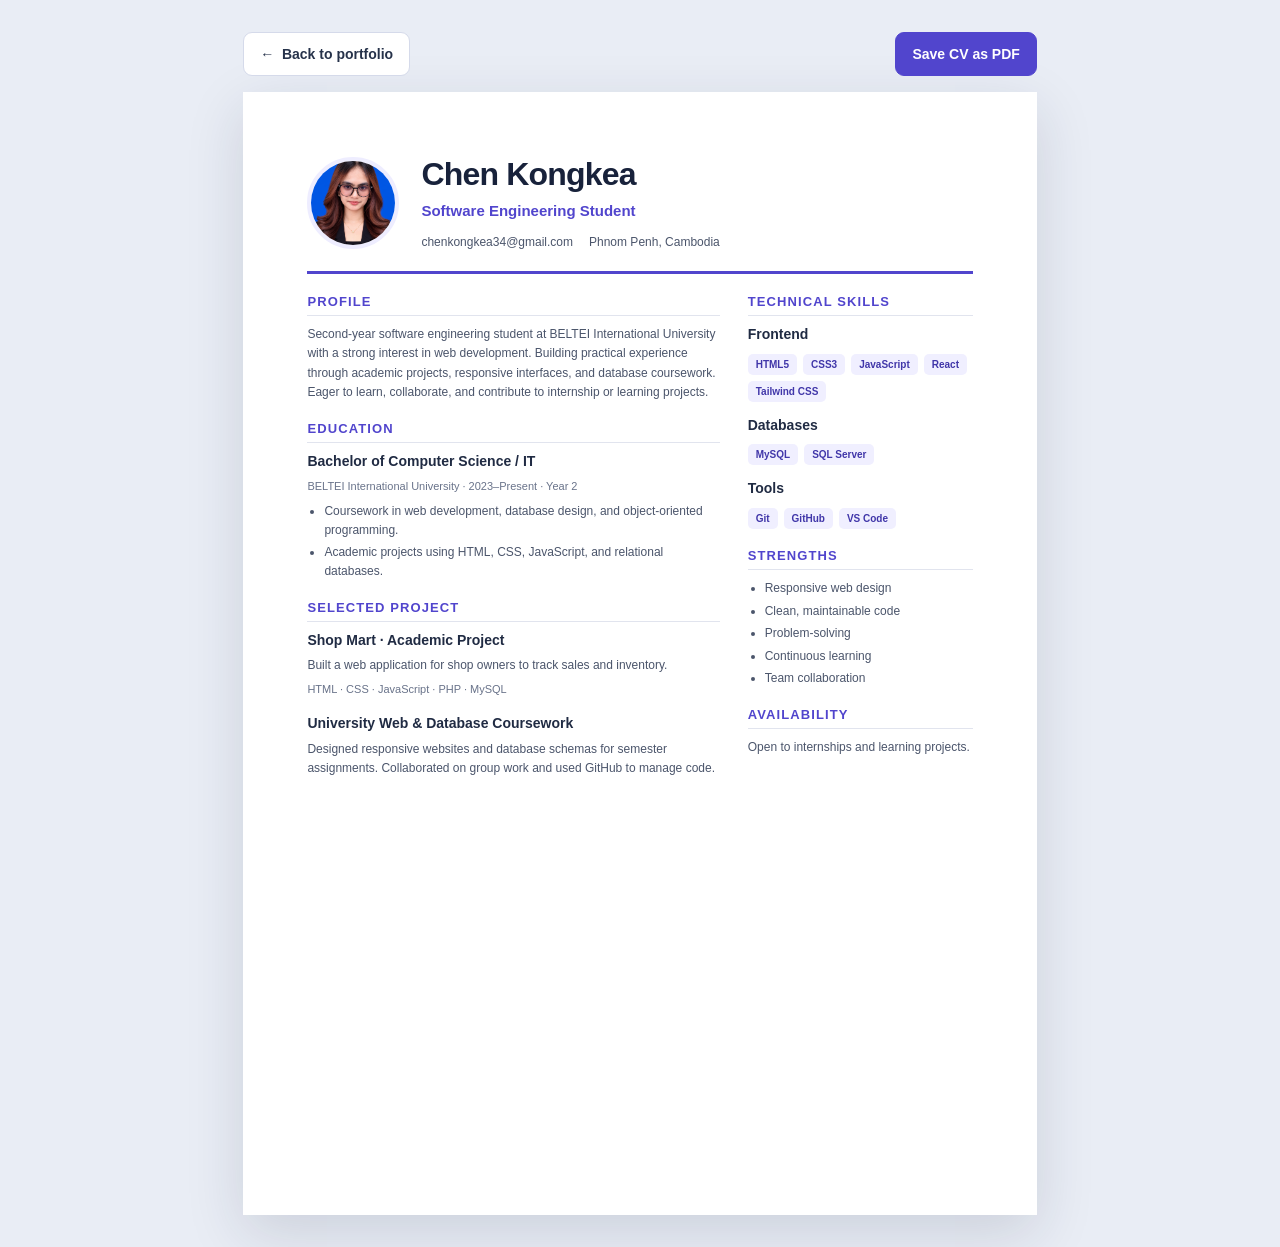
<file: cv.html>
<!DOCTYPE html>
<html lang="en">
<head>
    <meta charset="UTF-8">
    <meta name="viewport" content="width=device-width, initial-scale=1.0">
    <meta name="description" content="Curriculum vitae for Chen Kongkea, software engineering student.">
    <title>CV | Chen Kongkea</title>
    <style>
        :root {
            color-scheme: light;
            font-family: Arial, Helvetica, sans-serif;
            color: #172033;
            background: #e9edf5;
            font-synthesis: none;
            text-rendering: optimizeLegibility;
        }

        * {
            box-sizing: border-box;
        }

        body {
            margin: 0;
            padding: 32px 16px;
        }

        .actions {
            width: min(100%, 210mm);
            margin: 0 auto 16px;
            display: flex;
            justify-content: space-between;
            gap: 12px;
        }

        .actions a,
        .actions button {
            display: inline-flex;
            min-height: 44px;
            align-items: center;
            justify-content: center;
            padding: 10px 16px;
            border: 1px solid #d5daea;
            border-radius: 9px;
            background: #fff;
            color: #26324a;
            font: inherit;
            font-size: 14px;
            font-weight: 700;
            text-decoration: none;
            cursor: pointer;
        }

        .actions .save-button {
            border-color: #5145cd;
            background: #5145cd;
            color: #fff;
        }

        .resume {
            width: min(100%, 210mm);
            min-height: 297mm;
            margin: 0 auto;
            padding: 17mm;
            background: #fff;
            box-shadow: 0 18px 55px rgba(27, 38, 64, 0.14);
        }

        .resume-header {
            display: flex;
            align-items: center;
            gap: 22px;
            padding-bottom: 22px;
            border-bottom: 3px solid #5145cd;
        }

        .portrait {
            width: 92px;
            height: 92px;
            flex: 0 0 92px;
            border: 4px solid #eeedff;
            border-radius: 50%;
            object-fit: cover;
            object-position: center 27%;
        }

        h1 {
            margin: 0;
            color: #18223b;
            font-size: 32px;
            letter-spacing: -0.8px;
        }

        .role {
            margin: 6px 0 12px;
            color: #5145cd;
            font-size: 15px;
            font-weight: 700;
        }

        .contact {
            display: flex;
            flex-wrap: wrap;
            gap: 6px 16px;
            color: #4b556b;
            font-size: 12px;
        }

        .contact a {
            color: inherit;
            text-decoration: none;
        }

        .resume-body {
            display: grid;
            grid-template-columns: minmax(0, 1.65fr) minmax(170px, 0.9fr);
            gap: 28px;
            padding-top: 20px;
        }

        section {
            margin: 0 0 19px;
        }

        h2 {
            margin: 0 0 9px;
            padding-bottom: 6px;
            border-bottom: 1px solid #e1e4ee;
            color: #5145cd;
            font-size: 13px;
            letter-spacing: 1.1px;
            text-transform: uppercase;
        }

        h3 {
            margin: 0;
            color: #202b43;
            font-size: 14px;
            line-height: 1.4;
        }

        p {
            margin: 6px 0 0;
            color: #4b556b;
            font-size: 12px;
            line-height: 1.6;
        }

        .meta {
            color: #69738a;
            font-size: 11px;
        }

        ul {
            margin: 7px 0 0;
            padding-left: 17px;
            color: #4b556b;
            font-size: 12px;
            line-height: 1.55;
        }

        li + li {
            margin-top: 4px;
        }

        .skill-list {
            display: flex;
            flex-wrap: wrap;
            gap: 6px;
            margin-top: 9px;
        }

        .skill-list span {
            padding: 5px 8px;
            border-radius: 5px;
            background: #f0efff;
            color: #4036a9;
            font-size: 10px;
            font-weight: 700;
        }

        .entry + .entry {
            margin-top: 15px;
        }

        @media (max-width: 640px) {
            body {
                padding: 16px 10px;
            }

            .resume {
                min-height: 0;
                padding: 24px 20px;
            }

            .resume-header {
                align-items: flex-start;
                gap: 14px;
            }

            .portrait {
                width: 70px;
                height: 70px;
                flex-basis: 70px;
            }

            h1 {
                font-size: 25px;
            }

            .resume-body {
                grid-template-columns: 1fr;
                gap: 0;
            }
        }

        @page {
            size: A4;
            margin: 0;
        }

        @media print {
            body {
                padding: 0;
                background: #fff;
                print-color-adjust: exact;
                -webkit-print-color-adjust: exact;
            }

            .actions {
                display: none;
            }

            .resume {
                width: 210mm;
                min-height: 297mm;
                margin: 0;
                padding: 15mm 17mm;
                box-shadow: none;
            }

            section,
            .entry {
                break-inside: avoid;
            }
        }
    </style>
</head>
<body>
    <nav class="actions" aria-label="CV actions">
        <a href="./"><span aria-hidden="true">&larr;</span>&nbsp; Back to portfolio</a>
        <button class="save-button" type="button" onclick="window.print()">Save CV as PDF</button>
    </nav>

    <main class="resume">
        <header class="resume-header">
            <img class="portrait" src="./profile.png" alt="Chen Kongkea">
            <div>
                <h1>Chen Kongkea</h1>
                <p class="role">Software Engineering Student</p>
                <div class="contact">
                    <a href="mailto:chenkongkea34@gmail.com">chenkongkea34@gmail.com</a>
                    <span>Phnom Penh, Cambodia</span>
                </div>
            </div>
        </header>

        <div class="resume-body">
            <div>
                <section>
                    <h2>Profile</h2>
                    <p>Second-year software engineering student at BELTEI International University with a strong interest in web development. Building practical experience through academic projects, responsive interfaces, and database coursework. Eager to learn, collaborate, and contribute to internship or learning projects.</p>
                </section>

                <section>
                    <h2>Education</h2>
                    <div class="entry">
                        <h3>Bachelor of Computer Science / IT</h3>
                        <p class="meta">BELTEI International University · 2023–Present · Year 2</p>
                        <ul>
                            <li>Coursework in web development, database design, and object-oriented programming.</li>
                            <li>Academic projects using HTML, CSS, JavaScript, and relational databases.</li>
                        </ul>
                    </div>
                </section>

                <section>
                    <h2>Selected Project</h2>
                    <div class="entry">
                        <h3>Shop Mart · Academic Project</h3>
                        <p>Built a web application for shop owners to track sales and inventory.</p>
                        <p class="meta">HTML · CSS · JavaScript · PHP · MySQL</p>
                    </div>
                    <div class="entry">
                        <h3>University Web & Database Coursework</h3>
                        <p>Designed responsive websites and database schemas for semester assignments. Collaborated on group work and used GitHub to manage code.</p>
                    </div>
                </section>
            </div>

            <aside>
                <section>
                    <h2>Technical Skills</h2>
                    <h3>Frontend</h3>
                    <div class="skill-list">
                        <span>HTML5</span><span>CSS3</span><span>JavaScript</span><span>React</span><span>Tailwind CSS</span>
                    </div>
                    <h3 style="margin-top: 14px">Databases</h3>
                    <div class="skill-list">
                        <span>MySQL</span><span>SQL Server</span>
                    </div>
                    <h3 style="margin-top: 14px">Tools</h3>
                    <div class="skill-list">
                        <span>Git</span><span>GitHub</span><span>VS Code</span>
                    </div>
                </section>

                <section>
                    <h2>Strengths</h2>
                    <ul>
                        <li>Responsive web design</li>
                        <li>Clean, maintainable code</li>
                        <li>Problem-solving</li>
                        <li>Continuous learning</li>
                        <li>Team collaboration</li>
                    </ul>
                </section>

                <section>
                    <h2>Availability</h2>
                    <p>Open to internships and learning projects.</p>
                </section>
            </aside>
        </div>
    </main>
</body>
</html>
</file>
